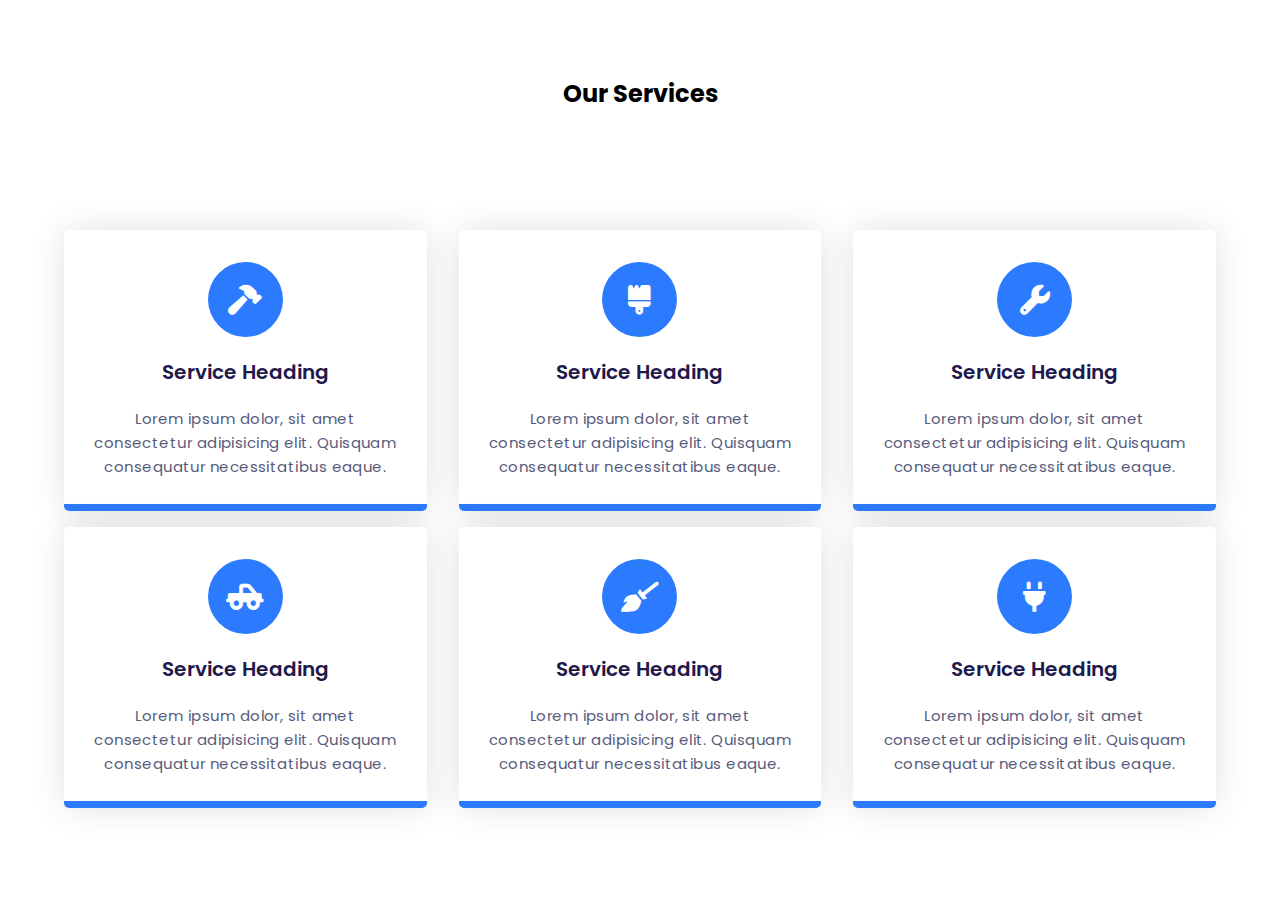
<file: Service.html>
<!DOCTYPE html>
<html lang="en">
  <head>
    <meta name="viewport" content="width=device-width, initial-scale=1.0" />
    <title>Services</title>
    <!-- Font Awesome CDN-->
    <link
      rel="stylesheet"
      href="https://cdnjs.cloudflare.com/ajax/libs/font-awesome/6.0.0-beta3/css/all.min.css"
    />
    <!-- Google Font -->
    <link
      href="https://fonts.googleapis.com/css2?family=Poppins:wght@400;500;600&display=swap"
      rel="stylesheet"
    />
    <!-- Stylesheet -->
    <style>
        * {
  padding: 0;
  margin: 0;
  box-sizing: border-box;
  font-family: "Poppins", sans-serif;
}
section {
  height: 100vh;
  width: 100%;
  display: grid;
  place-items: center;
}
.row {
  display: flex;
  flex-wrap: wrap;
}
.column {
  width: 100%;
  padding: 0 1em 1em 1em;
  text-align: center;
}
.card {
  width: 100%;
  height: 100%;
  padding: 2em 1.5em;
  background: linear-gradient(#ffffff 50%, #2c7bfe 50%);
  background-size: 100% 200%;
  background-position: 0 2.5%;
  border-radius: 5px;
  box-shadow: 0 0 35px rgba(0, 0, 0, 0.12);
  cursor: pointer;
  transition: 0.5s;
}
h3 {
  font-size: 20px;
  font-weight: 600;
  color: #1f194c;
  margin: 1em 0;
}
p {
  color: #575a7b;
  font-size: 15px;
  line-height: 1.6;
  letter-spacing: 0.03em;
}
.icon-wrapper {
  background-color: #2c7bfe;
  position: relative;
  margin: auto;
  font-size: 30px;
  height: 2.5em;
  width: 2.5em;
  color: #ffffff;
  border-radius: 50%;
  display: grid;
  place-items: center;
  transition: 0.5s;
}
.card:hover {
  background-position: 0 100%;
}
.card:hover .icon-wrapper {
  background-color: #ffffff;
  color: #2c7bfe;
}
.card:hover h3 {
  color: #ffffff;
}
.card:hover p {
  color: #f0f0f0;
}
@media screen and (min-width: 768px) {
  section {
    padding: 0 2em;
  }
  .column {
    flex: 0 50%;
    max-width: 50%;
  }
}
@media screen and (min-width: 992px) {
  section {
    padding: 1em 3em;
  }
  .column {
    flex: 0 0 33.33%;
    max-width: 33.33%;
  }
}
    </style>
  </head>
  <body>
    <section>
      <div class="row">
        <h2 class="section-heading">Our Services</h2>
      </div>
      <div class="row">
        <div class="column">
          <div class="card">
            <div class="icon-wrapper">
              <i class="fas fa-hammer"></i>
            </div>
            <h3>Service Heading</h3>
            <p>
              Lorem ipsum dolor, sit amet consectetur adipisicing elit. Quisquam
              consequatur necessitatibus eaque.
            </p>
          </div>
        </div>
        <div class="column">
          <div class="card">
            <div class="icon-wrapper">
              <i class="fas fa-brush"></i>
            </div>
            <h3>Service Heading</h3>
            <p>
              Lorem ipsum dolor, sit amet consectetur adipisicing elit. Quisquam
              consequatur necessitatibus eaque.
            </p>
          </div>
        </div>
        <div class="column">
          <div class="card">
            <div class="icon-wrapper">
              <i class="fas fa-wrench"></i>
            </div>
            <h3>Service Heading</h3>
            <p>
              Lorem ipsum dolor, sit amet consectetur adipisicing elit. Quisquam
              consequatur necessitatibus eaque.
            </p>
          </div>
        </div>
        <div class="column">
          <div class="card">
            <div class="icon-wrapper">
              <i class="fas fa-truck-pickup"></i>
            </div>
            <h3>Service Heading</h3>
            <p>
              Lorem ipsum dolor, sit amet consectetur adipisicing elit. Quisquam
              consequatur necessitatibus eaque.
            </p>
          </div>
        </div>
        <div class="column">
          <div class="card">
            <div class="icon-wrapper">
              <i class="fas fa-broom"></i>
            </div>
            <h3>Service Heading</h3>
            <p>
              Lorem ipsum dolor, sit amet consectetur adipisicing elit. Quisquam
              consequatur necessitatibus eaque.
            </p>
          </div>
        </div>
        <div class="column">
          <div class="card">
            <div class="icon-wrapper">
              <i class="fas fa-plug"></i>
            </div>
            <h3>Service Heading</h3>
            <p>
              Lorem ipsum dolor, sit amet consectetur adipisicing elit. Quisquam
              consequatur necessitatibus eaque.
            </p>
          </div>
        </div>
      </div>
    </section>
  </body>
</html>
</file>
